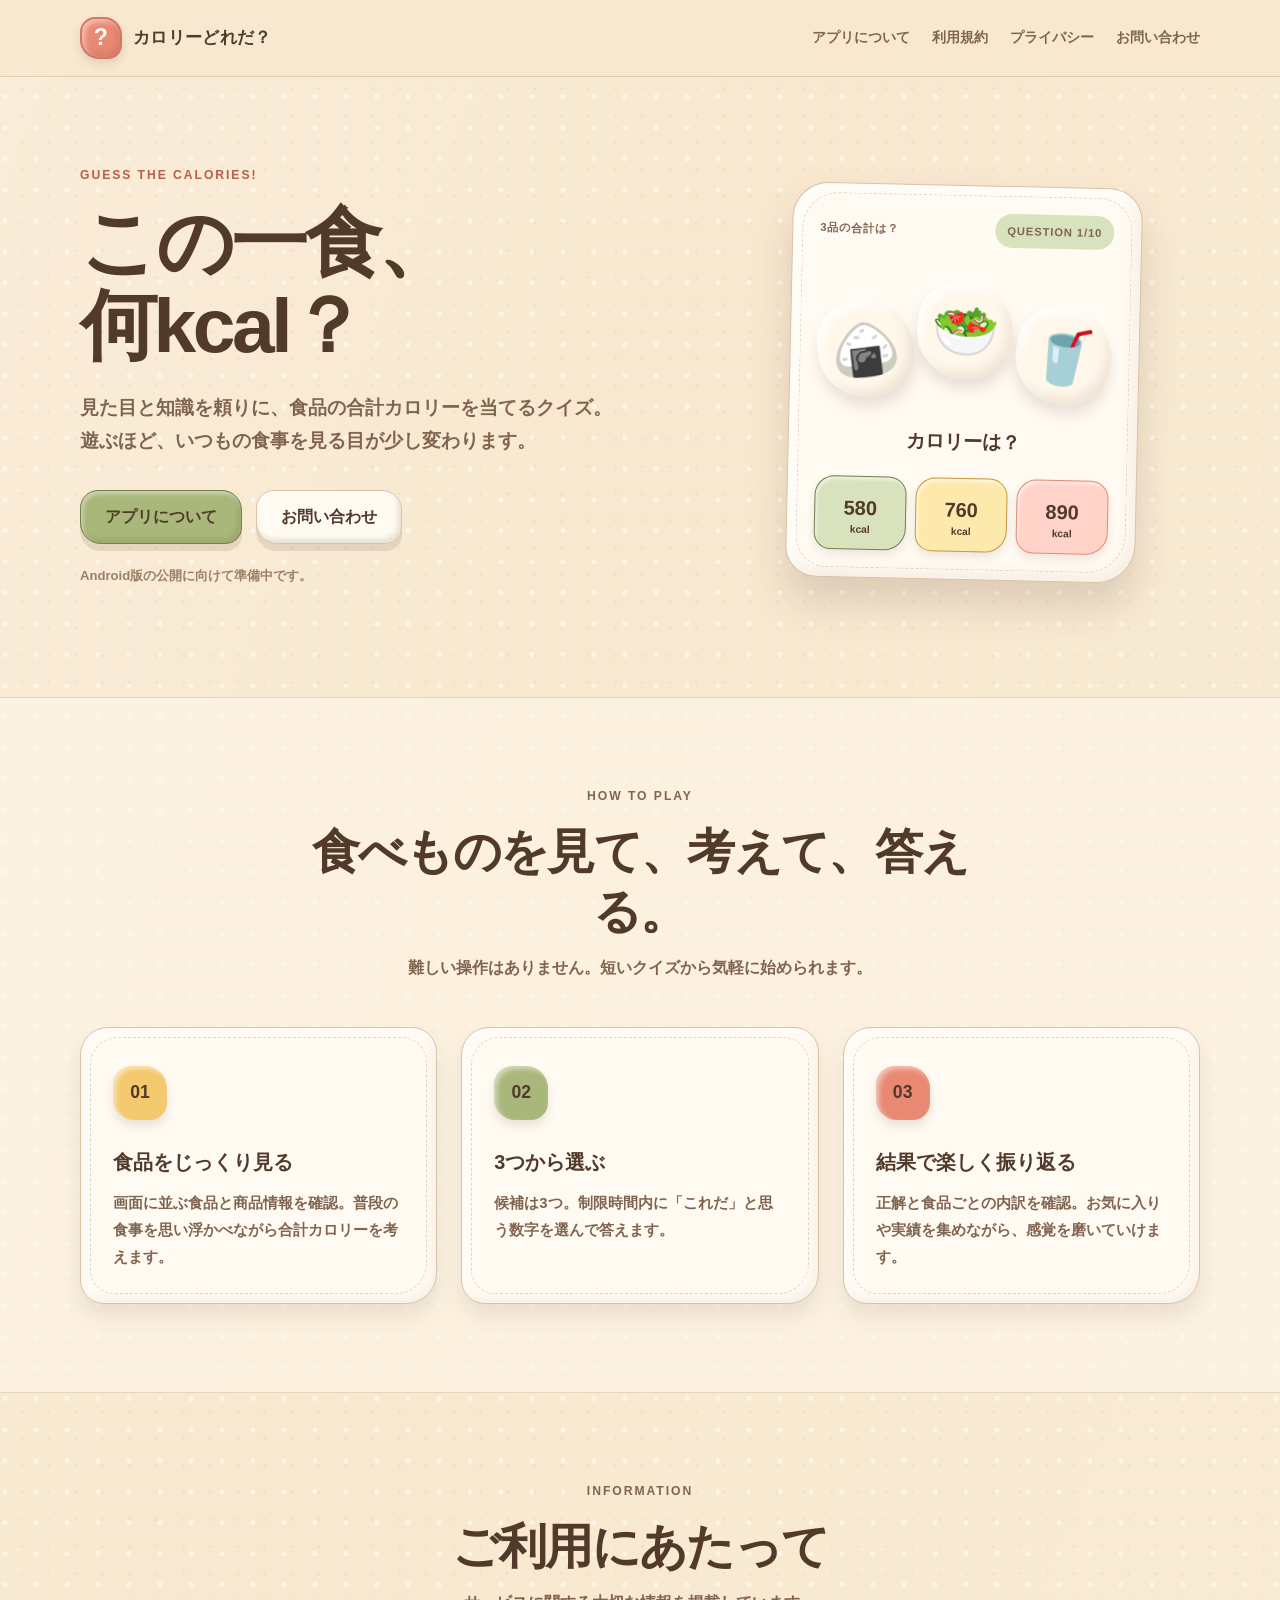
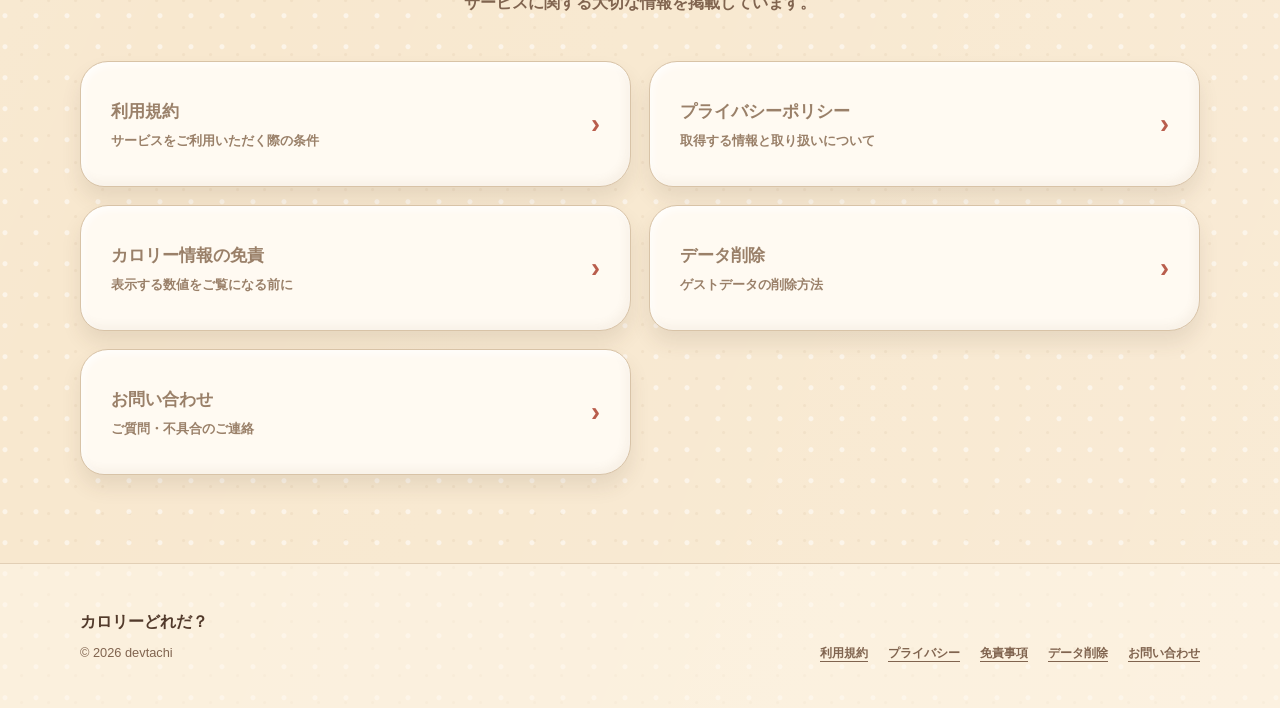
<file: index.html>
<!doctype html>
<html lang="ja">
<head>
  <meta charset="utf-8">
  <meta name="viewport" content="width=device-width, initial-scale=1">
  <meta name="description" content="食品の合計カロリーを楽しく当てるクイズアプリ『カロリーどれだ？』の公式サイトです。">
  <meta name="theme-color" content="#F8E8CF">
  <title>カロリーどれだ？｜公式サイト</title>
  <link rel="stylesheet" href="styles.css">
</head>
<body>
  <a class="skip-link" href="#main">本文へ移動</a>
  <header class="site-header">
    <div class="header-inner">
      <a class="brand" href="index.html" aria-label="カロリーどれだ？ トップページ">
        <span class="brand-mark" aria-hidden="true">?</span>
        <span>カロリーどれだ？</span>
      </a>
      <nav class="site-nav" aria-label="メインナビゲーション">
        <a href="#about">アプリについて</a>
        <a href="terms.html">利用規約</a>
        <a href="privacy.html">プライバシー</a>
        <a href="support.html">お問い合わせ</a>
      </nav>
    </div>
  </header>

  <main id="main">
    <section class="hero">
      <div class="section-inner hero-grid">
        <div class="hero-copy">
          <p class="eyebrow">Guess the calories!</p>
          <h1>この一食、<br>何kcal？</h1>
          <p class="hero-lead">見た目と知識を頼りに、食品の合計カロリーを当てるクイズ。遊ぶほど、いつもの食事を見る目が少し変わります。</p>
          <div class="button-row">
            <a class="button button-primary" href="#about">アプリについて</a>
            <a class="button button-secondary" href="support.html">お問い合わせ</a>
          </div>
          <p class="release-note">Android版の公開に向けて準備中です。</p>
        </div>

        <div class="quiz-preview" aria-label="クイズ画面のイメージ">
          <div class="quiz-top">
            <span class="quiz-label">3品の合計は？</span>
            <span class="quiz-count">QUESTION 1/10</span>
          </div>
          <div class="foods" aria-hidden="true">
            <span class="food">🍙</span>
            <span class="food">🥗</span>
            <span class="food">🥤</span>
          </div>
          <p class="quiz-question">カロリーは？</p>
          <div class="choices" aria-hidden="true">
            <span class="choice">580<small>kcal</small></span>
            <span class="choice">760<small>kcal</small></span>
            <span class="choice">890<small>kcal</small></span>
          </div>
        </div>
      </div>
    </section>

    <section class="section section-tint" id="about">
      <div class="section-inner">
        <div class="section-heading">
          <p class="eyebrow">How to play</p>
          <h2>食べものを見て、考えて、答える。</h2>
          <p>難しい操作はありません。短いクイズから気軽に始められます。</p>
        </div>
        <div class="card-grid">
          <article class="clay-card">
            <span class="card-number">01</span>
            <h3>食品をじっくり見る</h3>
            <p>画面に並ぶ食品と商品情報を確認。普段の食事を思い浮かべながら合計カロリーを考えます。</p>
          </article>
          <article class="clay-card">
            <span class="card-number">02</span>
            <h3>3つから選ぶ</h3>
            <p>候補は3つ。制限時間内に「これだ」と思う数字を選んで答えます。</p>
          </article>
          <article class="clay-card">
            <span class="card-number">03</span>
            <h3>結果で楽しく振り返る</h3>
            <p>正解と食品ごとの内訳を確認。お気に入りや実績を集めながら、感覚を磨いていけます。</p>
          </article>
        </div>
      </div>
    </section>

    <section class="section">
      <div class="section-inner">
        <div class="section-heading">
          <p class="eyebrow">Information</p>
          <h2>ご利用にあたって</h2>
          <p>サービスに関する大切な情報を掲載しています。</p>
        </div>
        <div class="info-grid">
          <a class="info-link" href="terms.html"><span><strong>利用規約</strong>サービスをご利用いただく際の条件</span><span class="info-arrow" aria-hidden="true">›</span></a>
          <a class="info-link" href="privacy.html"><span><strong>プライバシーポリシー</strong>取得する情報と取り扱いについて</span><span class="info-arrow" aria-hidden="true">›</span></a>
          <a class="info-link" href="disclaimer.html"><span><strong>カロリー情報の免責</strong>表示する数値をご覧になる前に</span><span class="info-arrow" aria-hidden="true">›</span></a>
          <a class="info-link" href="data-deletion.html"><span><strong>データ削除</strong>ゲストデータの削除方法</span><span class="info-arrow" aria-hidden="true">›</span></a>
          <a class="info-link" href="support.html"><span><strong>お問い合わせ</strong>ご質問・不具合のご連絡</span><span class="info-arrow" aria-hidden="true">›</span></a>
        </div>
      </div>
    </section>
  </main>

  <footer class="site-footer">
    <div class="footer-inner">
      <div><p class="footer-name">カロリーどれだ？</p><p class="copyright">© 2026 devtachi</p></div>
      <nav class="footer-nav" aria-label="フッターナビゲーション">
        <a href="terms.html">利用規約</a><a href="privacy.html">プライバシー</a><a href="disclaimer.html">免責事項</a><a href="data-deletion.html">データ削除</a><a href="support.html">お問い合わせ</a>
      </nav>
    </div>
  </footer>
</body>
</html>
</file>
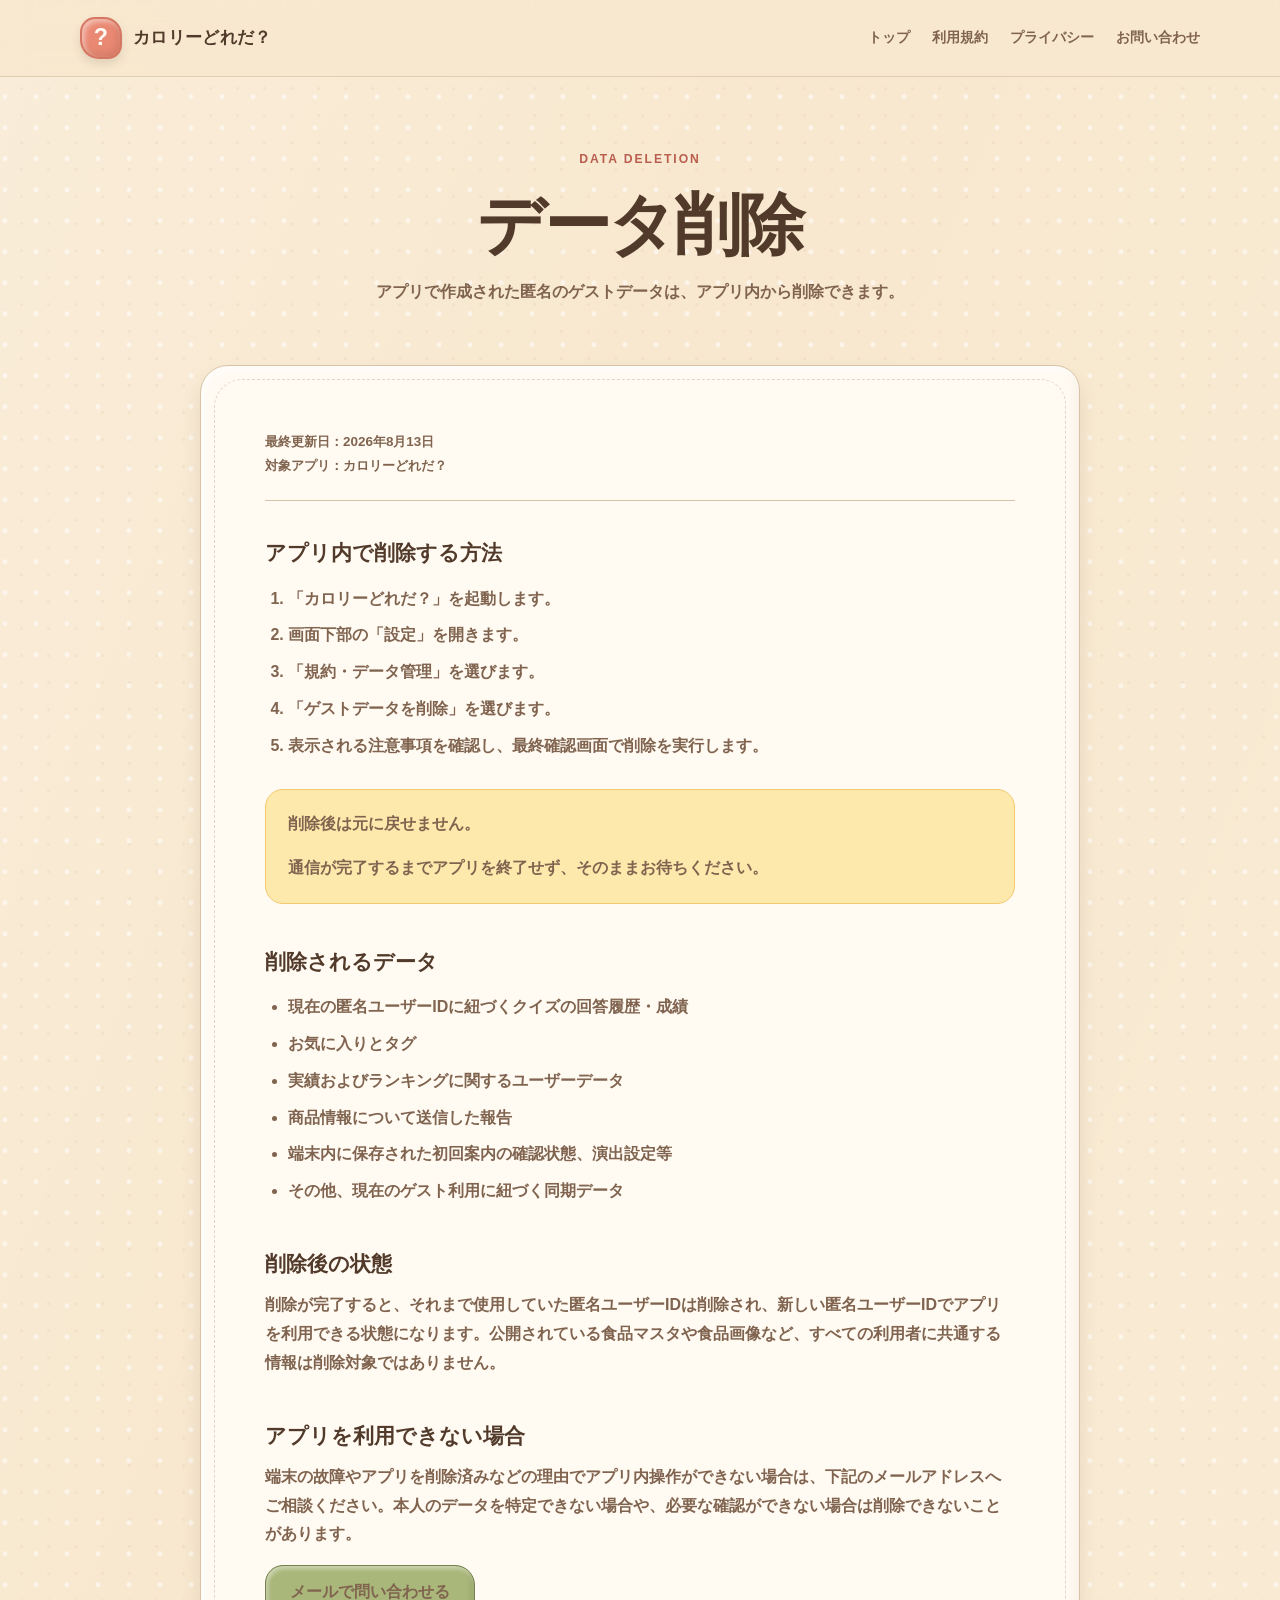
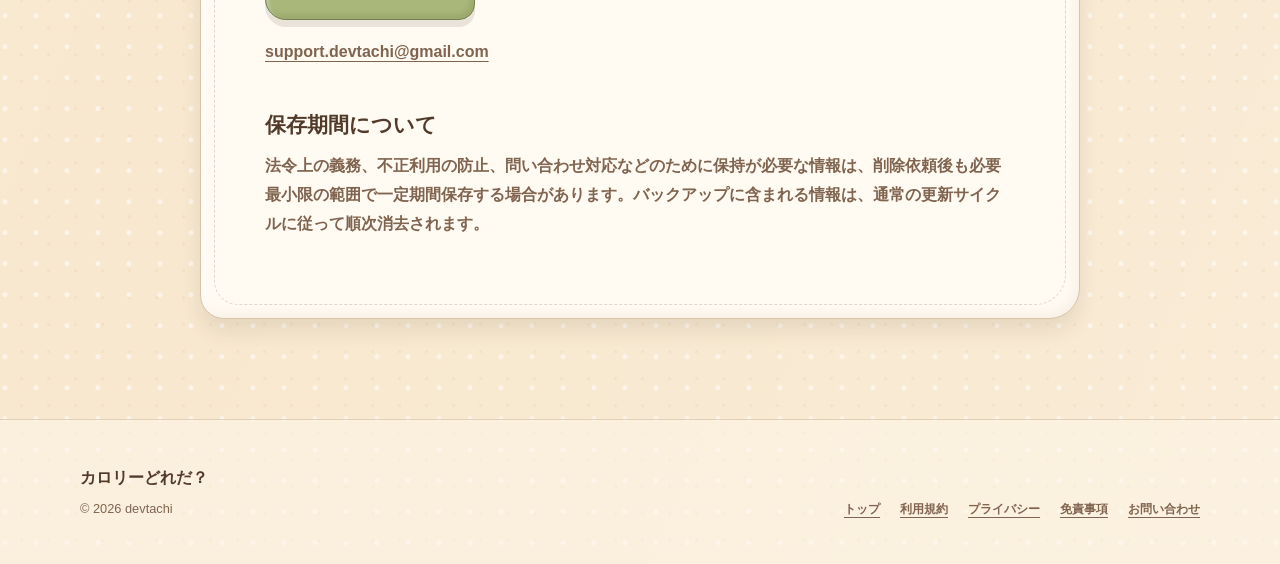
<file: data-deletion.html>
<!doctype html>
<html lang="ja">
<head>
  <meta charset="utf-8"><meta name="viewport" content="width=device-width, initial-scale=1">
  <meta name="description" content="カロリーどれだ？に保存されたゲストデータの削除方法です。"><meta name="theme-color" content="#F8E8CF">
  <title>データ削除｜カロリーどれだ？</title><link rel="stylesheet" href="styles.css">
</head>
<body>
  <a class="skip-link" href="#main">本文へ移動</a>
  <header class="site-header"><div class="header-inner"><a class="brand" href="index.html"><span class="brand-mark" aria-hidden="true">?</span><span>カロリーどれだ？</span></a><nav class="site-nav" aria-label="メインナビゲーション"><a href="index.html">トップ</a><a href="terms.html">利用規約</a><a href="privacy.html">プライバシー</a><a href="support.html">お問い合わせ</a></nav></div></header>
  <main id="main">
    <header class="page-hero section-inner"><p class="eyebrow">Data Deletion</p><h1>データ削除</h1><p>アプリで作成された匿名のゲストデータは、アプリ内から削除できます。</p></header>
    <div class="document-wrap"><article class="document-card">
      <p class="document-meta">最終更新日：2026年8月13日<br>対象アプリ：カロリーどれだ？</p>
      <section><h2>アプリ内で削除する方法</h2><ol><li>「カロリーどれだ？」を起動します。</li><li>画面下部の「設定」を開きます。</li><li>「規約・データ管理」を選びます。</li><li>「ゲストデータを削除」を選びます。</li><li>表示される注意事項を確認し、最終確認画面で削除を実行します。</li></ol><div class="notice"><p><strong>削除後は元に戻せません。</strong></p><p>通信が完了するまでアプリを終了せず、そのままお待ちください。</p></div></section>
      <section><h2>削除されるデータ</h2><ul><li>現在の匿名ユーザーIDに紐づくクイズの回答履歴・成績</li><li>お気に入りとタグ</li><li>実績およびランキングに関するユーザーデータ</li><li>商品情報について送信した報告</li><li>端末内に保存された初回案内の確認状態、演出設定等</li><li>その他、現在のゲスト利用に紐づく同期データ</li></ul></section>
      <section><h2>削除後の状態</h2><p>削除が完了すると、それまで使用していた匿名ユーザーIDは削除され、新しい匿名ユーザーIDでアプリを利用できる状態になります。公開されている食品マスタや食品画像など、すべての利用者に共通する情報は削除対象ではありません。</p></section>
      <section><h2>アプリを利用できない場合</h2><p>端末の故障やアプリを削除済みなどの理由でアプリ内操作ができない場合は、下記のメールアドレスへご相談ください。本人のデータを特定できない場合や、必要な確認ができない場合は削除できないことがあります。</p><p class="contact-button"><a class="button button-primary" href="mailto:support.devtachi@gmail.com?subject=%E3%80%90%E3%83%87%E3%83%BC%E3%82%BF%E5%89%8A%E9%99%A4%E3%80%91%E3%82%AB%E3%83%AD%E3%83%AA%E3%83%BC%E3%81%A9%E3%82%8C%E3%81%A0%EF%BC%9F">メールで問い合わせる</a></p><p><a href="mailto:support.devtachi@gmail.com">support.devtachi@gmail.com</a></p></section>
      <section><h2>保存期間について</h2><p>法令上の義務、不正利用の防止、問い合わせ対応などのために保持が必要な情報は、削除依頼後も必要最小限の範囲で一定期間保存する場合があります。バックアップに含まれる情報は、通常の更新サイクルに従って順次消去されます。</p></section>
    </article></div>
  </main>
  <footer class="site-footer"><div class="footer-inner"><div><p class="footer-name">カロリーどれだ？</p><p class="copyright">© 2026 devtachi</p></div><nav class="footer-nav" aria-label="フッターナビゲーション"><a href="index.html">トップ</a><a href="terms.html">利用規約</a><a href="privacy.html">プライバシー</a><a href="disclaimer.html">免責事項</a><a href="support.html">お問い合わせ</a></nav></div></footer>
</body></html>
</file>
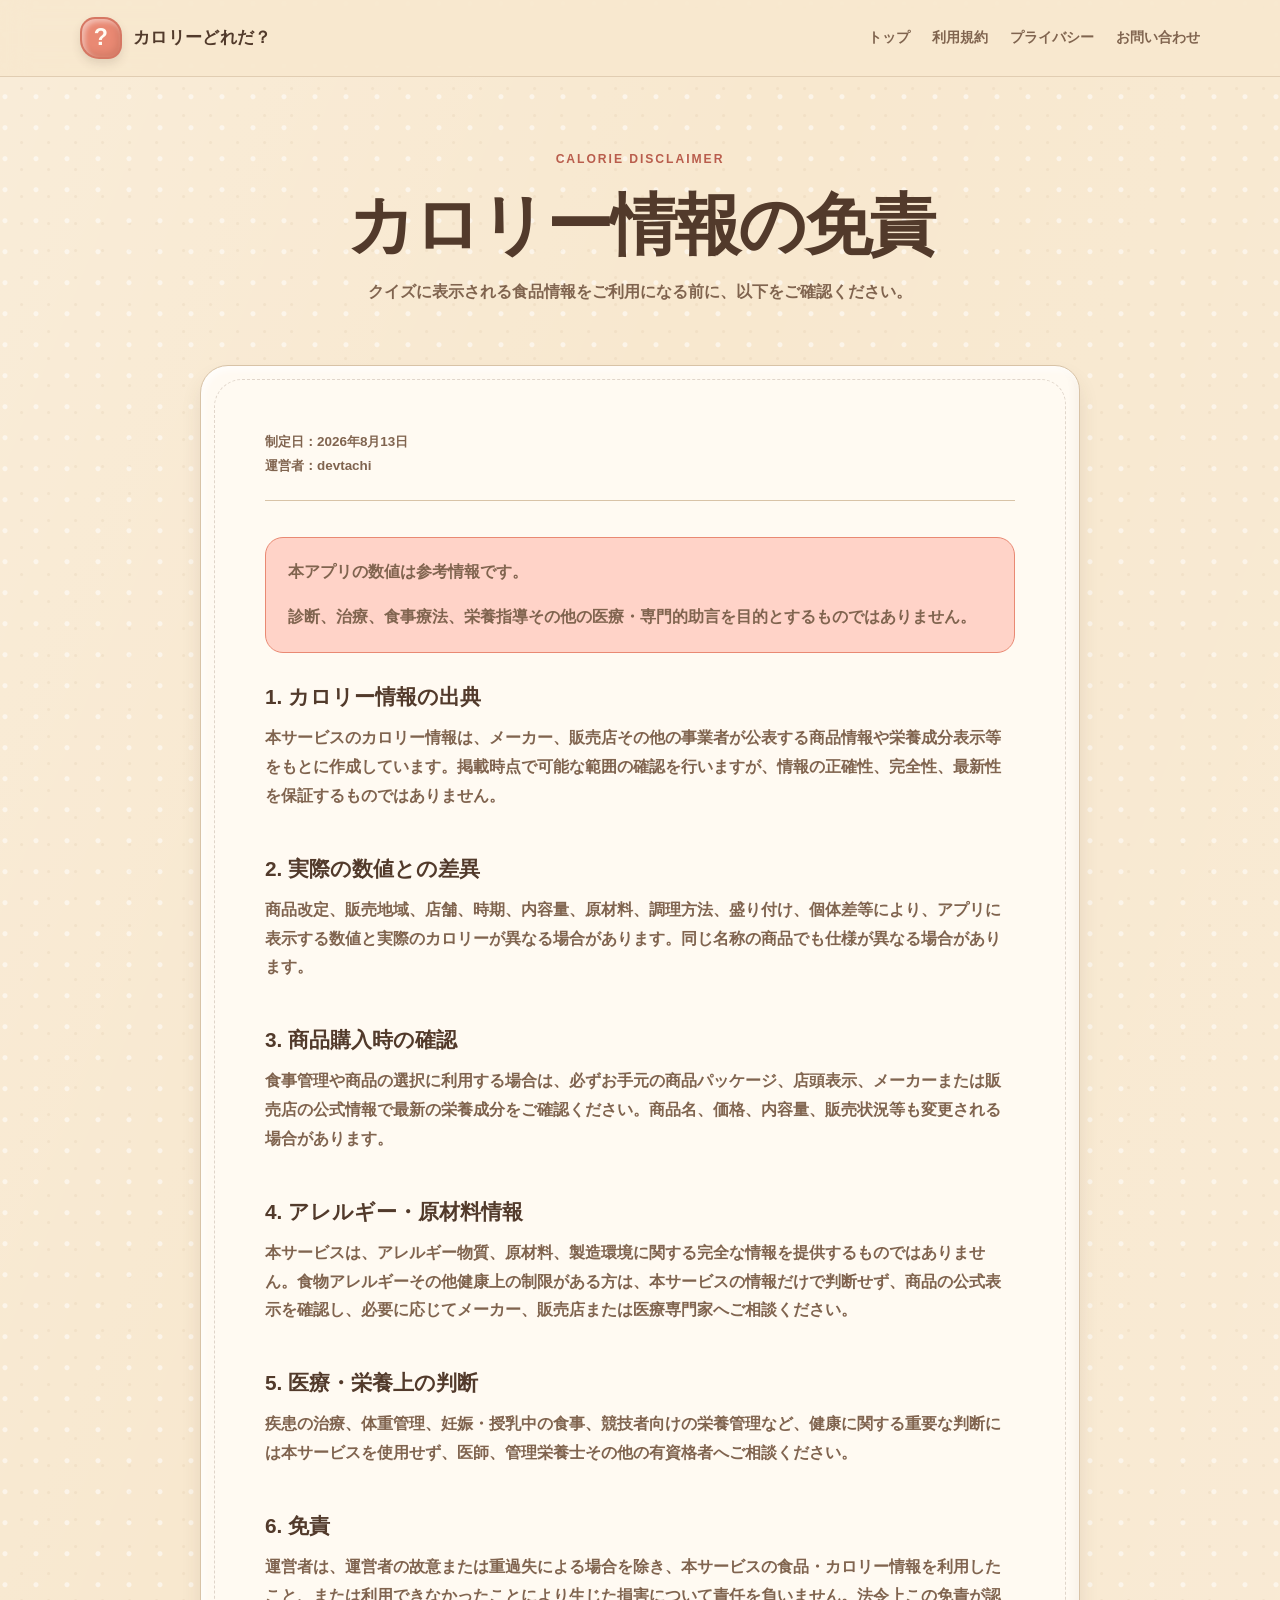
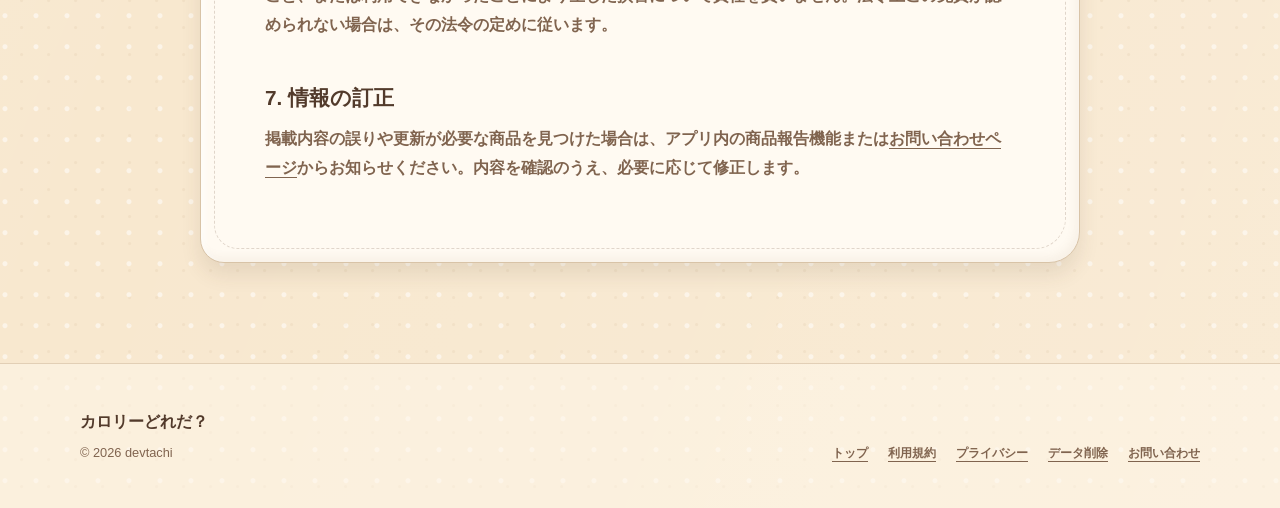
<file: disclaimer.html>
<!doctype html>
<html lang="ja">
<head>
  <meta charset="utf-8"><meta name="viewport" content="width=device-width, initial-scale=1">
  <meta name="description" content="カロリーどれだ？に掲載するカロリー情報の免責事項です。"><meta name="theme-color" content="#F8E8CF">
  <title>カロリー情報の免責｜カロリーどれだ？</title><link rel="stylesheet" href="styles.css">
</head>
<body>
  <a class="skip-link" href="#main">本文へ移動</a>
  <header class="site-header"><div class="header-inner"><a class="brand" href="index.html"><span class="brand-mark" aria-hidden="true">?</span><span>カロリーどれだ？</span></a><nav class="site-nav" aria-label="メインナビゲーション"><a href="index.html">トップ</a><a href="terms.html">利用規約</a><a href="privacy.html">プライバシー</a><a href="support.html">お問い合わせ</a></nav></div></header>
  <main id="main">
    <header class="page-hero section-inner"><p class="eyebrow">Calorie Disclaimer</p><h1>カロリー情報の免責</h1><p>クイズに表示される食品情報をご利用になる前に、以下をご確認ください。</p></header>
    <div class="document-wrap"><article class="document-card">
      <p class="document-meta">制定日：2026年8月13日<br>運営者：devtachi</p>
      <div class="notice coral"><p><strong>本アプリの数値は参考情報です。</strong></p><p>診断、治療、食事療法、栄養指導その他の医療・専門的助言を目的とするものではありません。</p></div>
      <section><h2>1. カロリー情報の出典</h2><p>本サービスのカロリー情報は、メーカー、販売店その他の事業者が公表する商品情報や栄養成分表示等をもとに作成しています。掲載時点で可能な範囲の確認を行いますが、情報の正確性、完全性、最新性を保証するものではありません。</p></section>
      <section><h2>2. 実際の数値との差異</h2><p>商品改定、販売地域、店舗、時期、内容量、原材料、調理方法、盛り付け、個体差等により、アプリに表示する数値と実際のカロリーが異なる場合があります。同じ名称の商品でも仕様が異なる場合があります。</p></section>
      <section><h2>3. 商品購入時の確認</h2><p>食事管理や商品の選択に利用する場合は、必ずお手元の商品パッケージ、店頭表示、メーカーまたは販売店の公式情報で最新の栄養成分をご確認ください。商品名、価格、内容量、販売状況等も変更される場合があります。</p></section>
      <section><h2>4. アレルギー・原材料情報</h2><p>本サービスは、アレルギー物質、原材料、製造環境に関する完全な情報を提供するものではありません。食物アレルギーその他健康上の制限がある方は、本サービスの情報だけで判断せず、商品の公式表示を確認し、必要に応じてメーカー、販売店または医療専門家へご相談ください。</p></section>
      <section><h2>5. 医療・栄養上の判断</h2><p>疾患の治療、体重管理、妊娠・授乳中の食事、競技者向けの栄養管理など、健康に関する重要な判断には本サービスを使用せず、医師、管理栄養士その他の有資格者へご相談ください。</p></section>
      <section><h2>6. 免責</h2><p>運営者は、運営者の故意または重過失による場合を除き、本サービスの食品・カロリー情報を利用したこと、または利用できなかったことにより生じた損害について責任を負いません。法令上この免責が認められない場合は、その法令の定めに従います。</p></section>
      <section><h2>7. 情報の訂正</h2><p>掲載内容の誤りや更新が必要な商品を見つけた場合は、アプリ内の商品報告機能または<a href="support.html">お問い合わせページ</a>からお知らせください。内容を確認のうえ、必要に応じて修正します。</p></section>
    </article></div>
  </main>
  <footer class="site-footer"><div class="footer-inner"><div><p class="footer-name">カロリーどれだ？</p><p class="copyright">© 2026 devtachi</p></div><nav class="footer-nav" aria-label="フッターナビゲーション"><a href="index.html">トップ</a><a href="terms.html">利用規約</a><a href="privacy.html">プライバシー</a><a href="data-deletion.html">データ削除</a><a href="support.html">お問い合わせ</a></nav></div></footer>
</body></html>
</file>
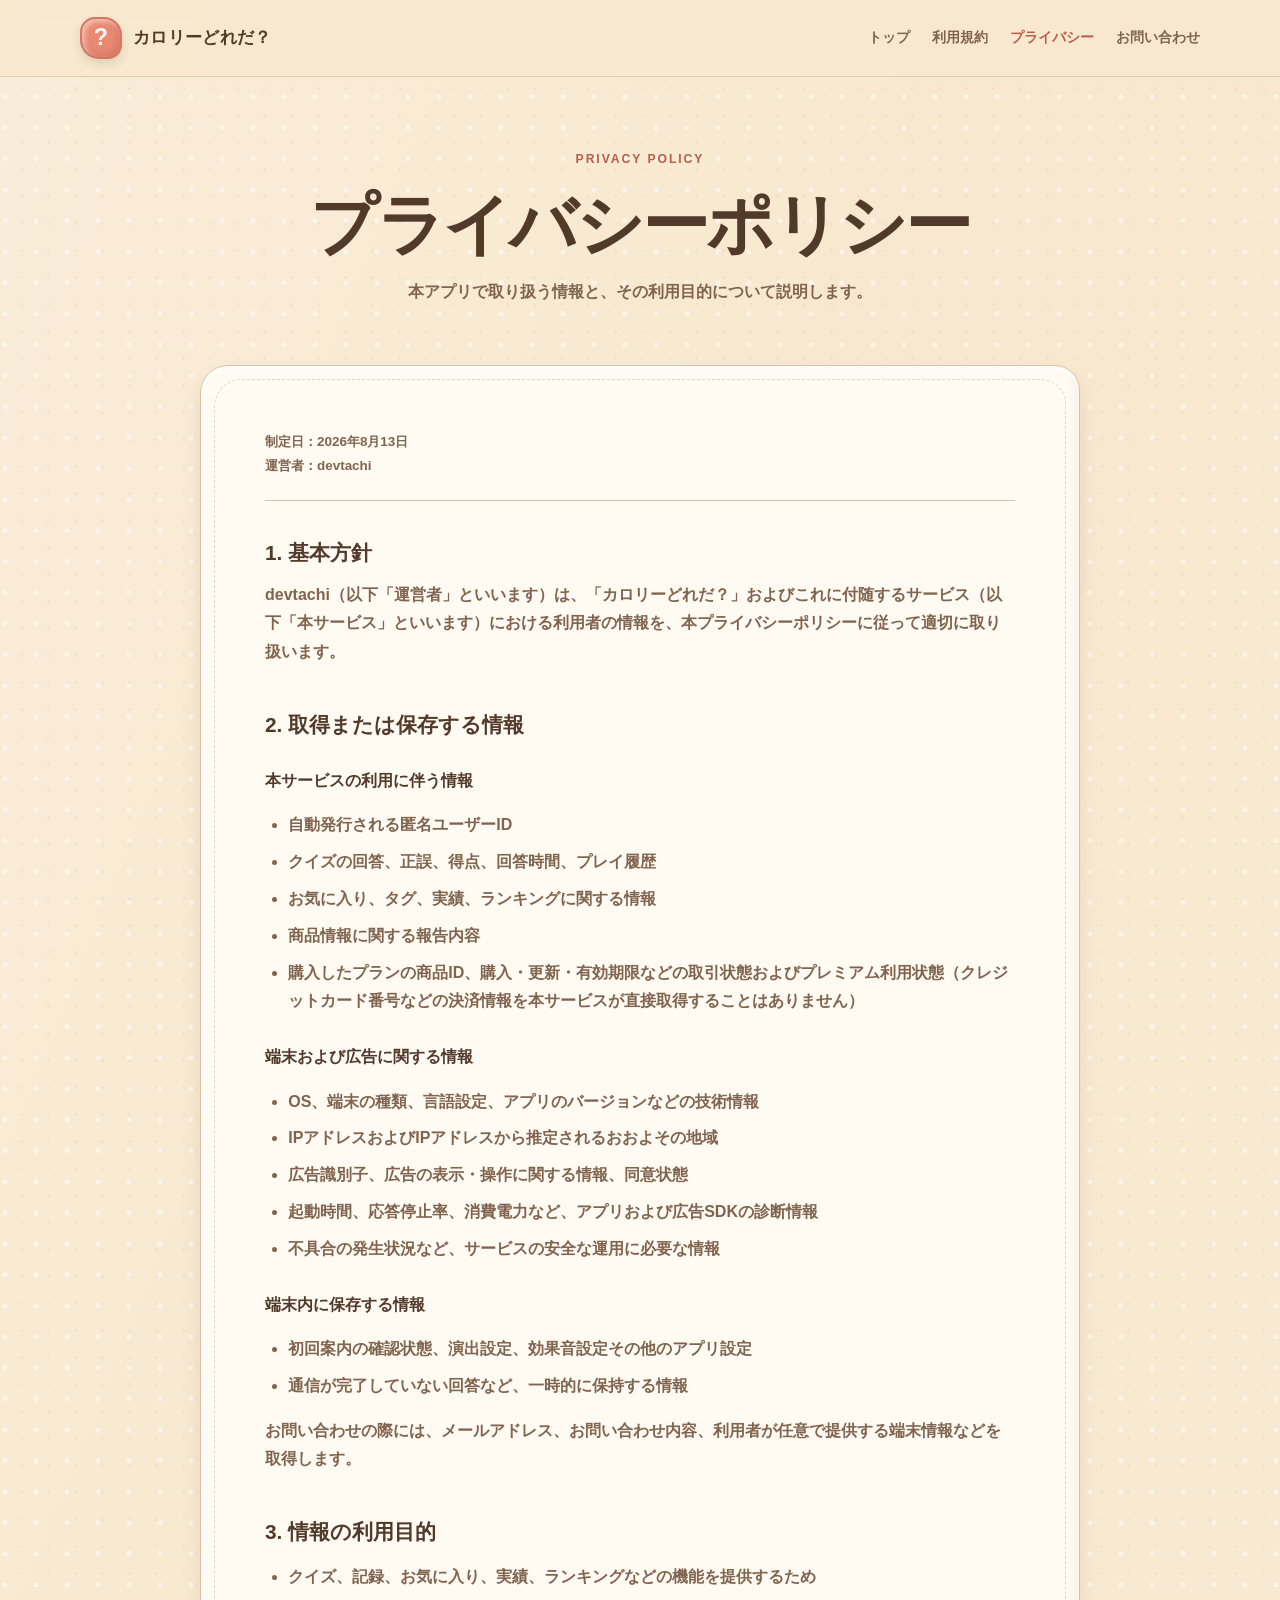
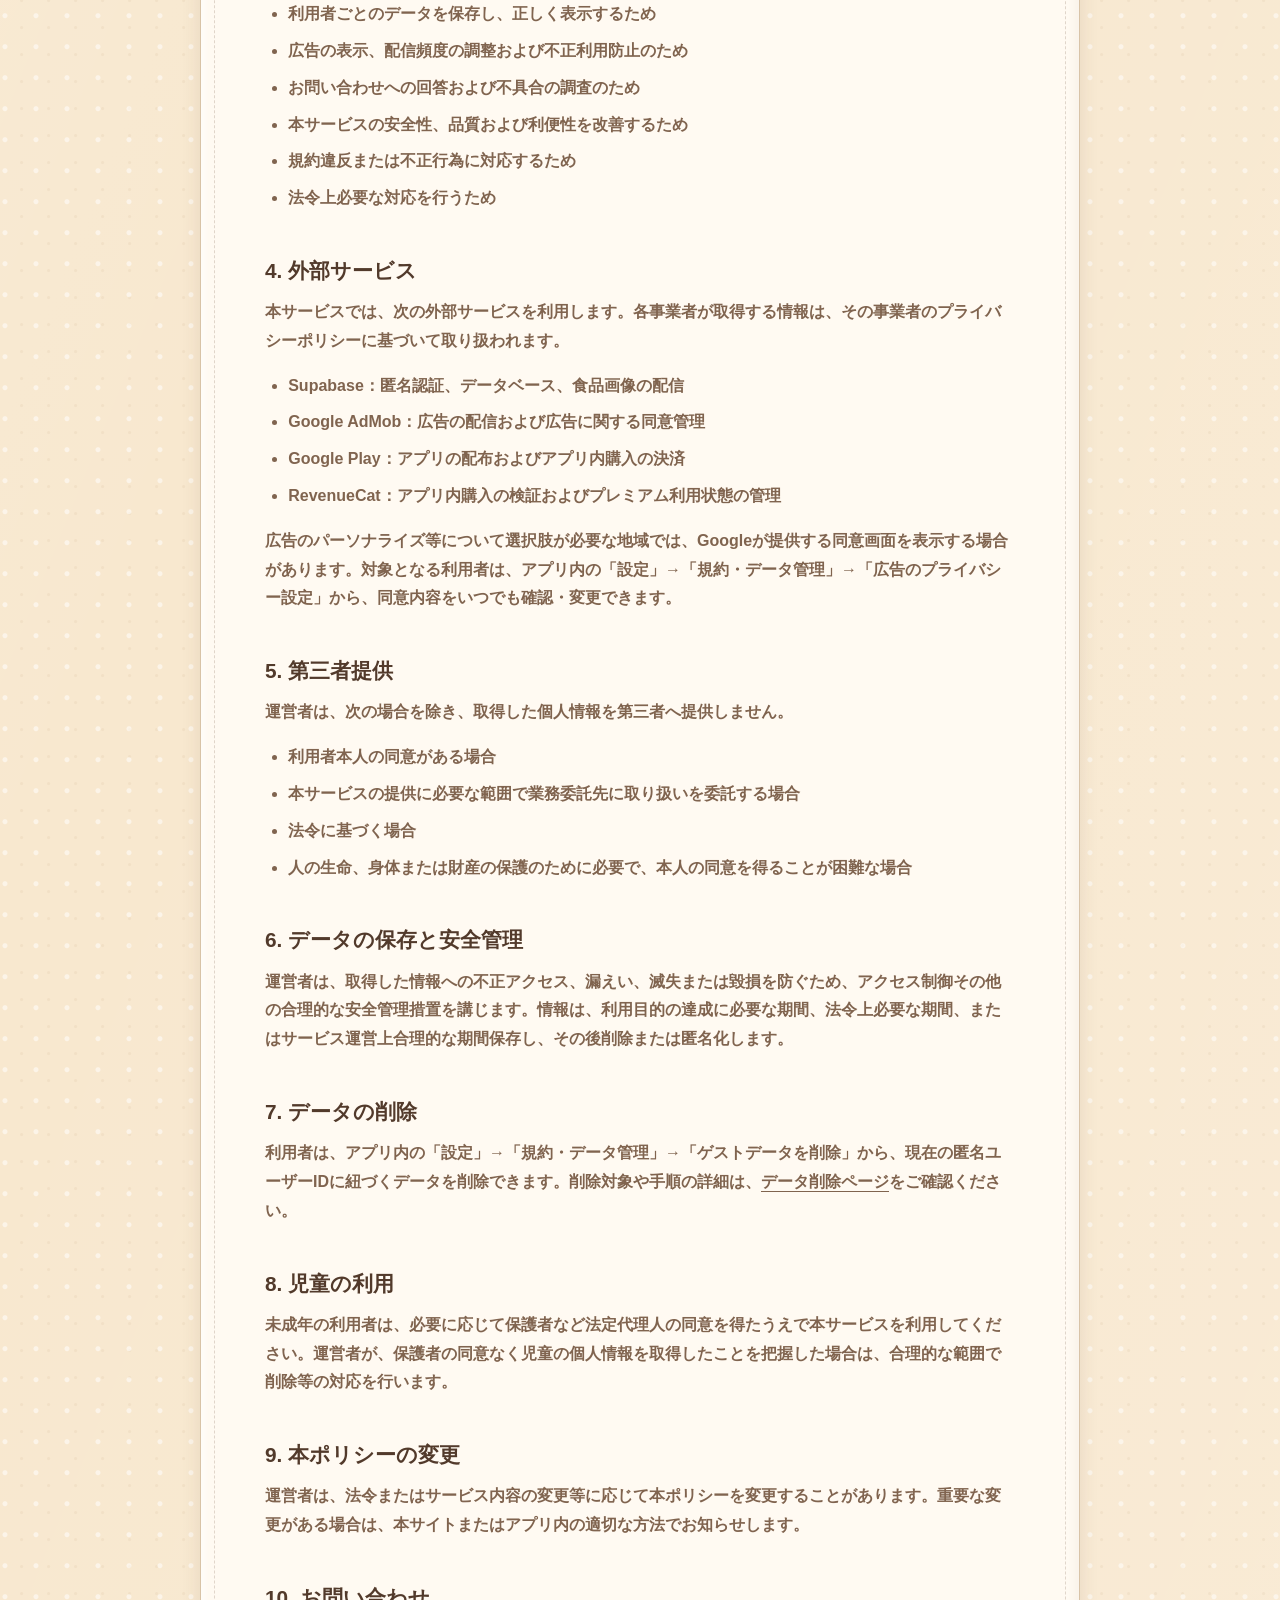
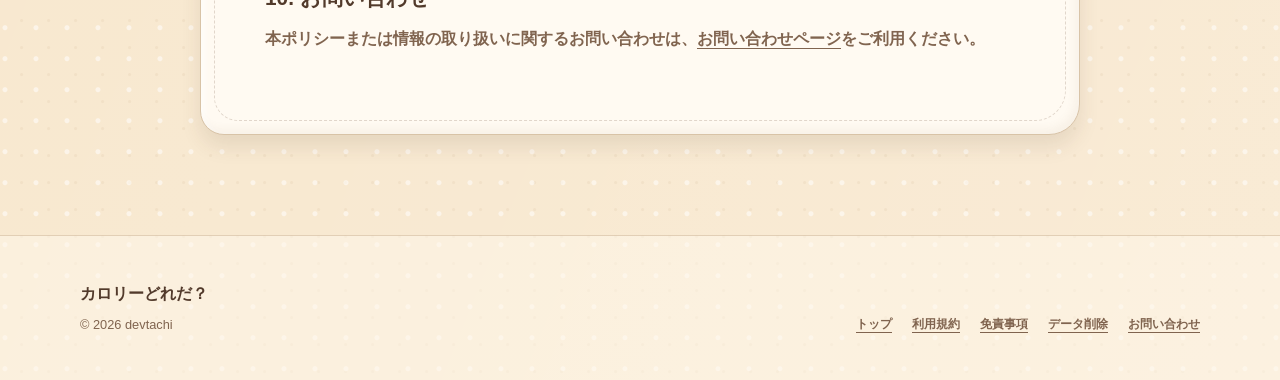
<file: privacy.html>
<!doctype html>
<html lang="ja">
<head>
  <meta charset="utf-8"><meta name="viewport" content="width=device-width, initial-scale=1">
  <meta name="description" content="カロリーどれだ？のプライバシーポリシーです。"><meta name="theme-color" content="#F8E8CF">
  <title>プライバシーポリシー｜カロリーどれだ？</title><link rel="stylesheet" href="styles.css">
</head>
<body>
  <a class="skip-link" href="#main">本文へ移動</a>
  <header class="site-header"><div class="header-inner"><a class="brand" href="index.html"><span class="brand-mark" aria-hidden="true">?</span><span>カロリーどれだ？</span></a><nav class="site-nav" aria-label="メインナビゲーション"><a href="index.html">トップ</a><a href="terms.html">利用規約</a><a href="privacy.html" aria-current="page">プライバシー</a><a href="support.html">お問い合わせ</a></nav></div></header>
  <main id="main">
    <header class="page-hero section-inner"><p class="eyebrow">Privacy Policy</p><h1>プライバシーポリシー</h1><p>本アプリで取り扱う情報と、その利用目的について説明します。</p></header>
    <div class="document-wrap"><article class="document-card">
      <p class="document-meta">制定日：2026年8月13日<br>運営者：devtachi</p>
      <section><h2>1. 基本方針</h2><p>devtachi（以下「運営者」といいます）は、「カロリーどれだ？」およびこれに付随するサービス（以下「本サービス」といいます）における利用者の情報を、本プライバシーポリシーに従って適切に取り扱います。</p></section>
      <section><h2>2. 取得または保存する情報</h2><h3>本サービスの利用に伴う情報</h3><ul><li>自動発行される匿名ユーザーID</li><li>クイズの回答、正誤、得点、回答時間、プレイ履歴</li><li>お気に入り、タグ、実績、ランキングに関する情報</li><li>商品情報に関する報告内容</li><li>購入したプランの商品ID、購入・更新・有効期限などの取引状態およびプレミアム利用状態（クレジットカード番号などの決済情報を本サービスが直接取得することはありません）</li></ul><h3>端末および広告に関する情報</h3><ul><li>OS、端末の種類、言語設定、アプリのバージョンなどの技術情報</li><li>IPアドレスおよびIPアドレスから推定されるおおよその地域</li><li>広告識別子、広告の表示・操作に関する情報、同意状態</li><li>起動時間、応答停止率、消費電力など、アプリおよび広告SDKの診断情報</li><li>不具合の発生状況など、サービスの安全な運用に必要な情報</li></ul><h3>端末内に保存する情報</h3><ul><li>初回案内の確認状態、演出設定、効果音設定その他のアプリ設定</li><li>通信が完了していない回答など、一時的に保持する情報</li></ul><p>お問い合わせの際には、メールアドレス、お問い合わせ内容、利用者が任意で提供する端末情報などを取得します。</p></section>
      <section><h2>3. 情報の利用目的</h2><ul><li>クイズ、記録、お気に入り、実績、ランキングなどの機能を提供するため</li><li>利用者ごとのデータを保存し、正しく表示するため</li><li>広告の表示、配信頻度の調整および不正利用防止のため</li><li>お問い合わせへの回答および不具合の調査のため</li><li>本サービスの安全性、品質および利便性を改善するため</li><li>規約違反または不正行為に対応するため</li><li>法令上必要な対応を行うため</li></ul></section>
      <section><h2>4. 外部サービス</h2><p>本サービスでは、次の外部サービスを利用します。各事業者が取得する情報は、その事業者のプライバシーポリシーに基づいて取り扱われます。</p><ul><li><strong>Supabase</strong>：匿名認証、データベース、食品画像の配信</li><li><strong>Google AdMob</strong>：広告の配信および広告に関する同意管理</li><li><strong>Google Play</strong>：アプリの配布およびアプリ内購入の決済</li><li><strong>RevenueCat</strong>：アプリ内購入の検証およびプレミアム利用状態の管理</li></ul><p>広告のパーソナライズ等について選択肢が必要な地域では、Googleが提供する同意画面を表示する場合があります。対象となる利用者は、アプリ内の「設定」→「規約・データ管理」→「広告のプライバシー設定」から、同意内容をいつでも確認・変更できます。</p></section>
      <section><h2>5. 第三者提供</h2><p>運営者は、次の場合を除き、取得した個人情報を第三者へ提供しません。</p><ul><li>利用者本人の同意がある場合</li><li>本サービスの提供に必要な範囲で業務委託先に取り扱いを委託する場合</li><li>法令に基づく場合</li><li>人の生命、身体または財産の保護のために必要で、本人の同意を得ることが困難な場合</li></ul></section>
      <section><h2>6. データの保存と安全管理</h2><p>運営者は、取得した情報への不正アクセス、漏えい、滅失または毀損を防ぐため、アクセス制御その他の合理的な安全管理措置を講じます。情報は、利用目的の達成に必要な期間、法令上必要な期間、またはサービス運営上合理的な期間保存し、その後削除または匿名化します。</p></section>
      <section><h2>7. データの削除</h2><p>利用者は、アプリ内の「設定」→「規約・データ管理」→「ゲストデータを削除」から、現在の匿名ユーザーIDに紐づくデータを削除できます。削除対象や手順の詳細は、<a href="data-deletion.html">データ削除ページ</a>をご確認ください。</p></section>
      <section><h2>8. 児童の利用</h2><p>未成年の利用者は、必要に応じて保護者など法定代理人の同意を得たうえで本サービスを利用してください。運営者が、保護者の同意なく児童の個人情報を取得したことを把握した場合は、合理的な範囲で削除等の対応を行います。</p></section>
      <section><h2>9. 本ポリシーの変更</h2><p>運営者は、法令またはサービス内容の変更等に応じて本ポリシーを変更することがあります。重要な変更がある場合は、本サイトまたはアプリ内の適切な方法でお知らせします。</p></section>
      <section><h2>10. お問い合わせ</h2><p>本ポリシーまたは情報の取り扱いに関するお問い合わせは、<a href="support.html">お問い合わせページ</a>をご利用ください。</p></section>
    </article></div>
  </main>
  <footer class="site-footer"><div class="footer-inner"><div><p class="footer-name">カロリーどれだ？</p><p class="copyright">© 2026 devtachi</p></div><nav class="footer-nav" aria-label="フッターナビゲーション"><a href="index.html">トップ</a><a href="terms.html">利用規約</a><a href="disclaimer.html">免責事項</a><a href="data-deletion.html">データ削除</a><a href="support.html">お問い合わせ</a></nav></div></footer>
</body></html>
</file>
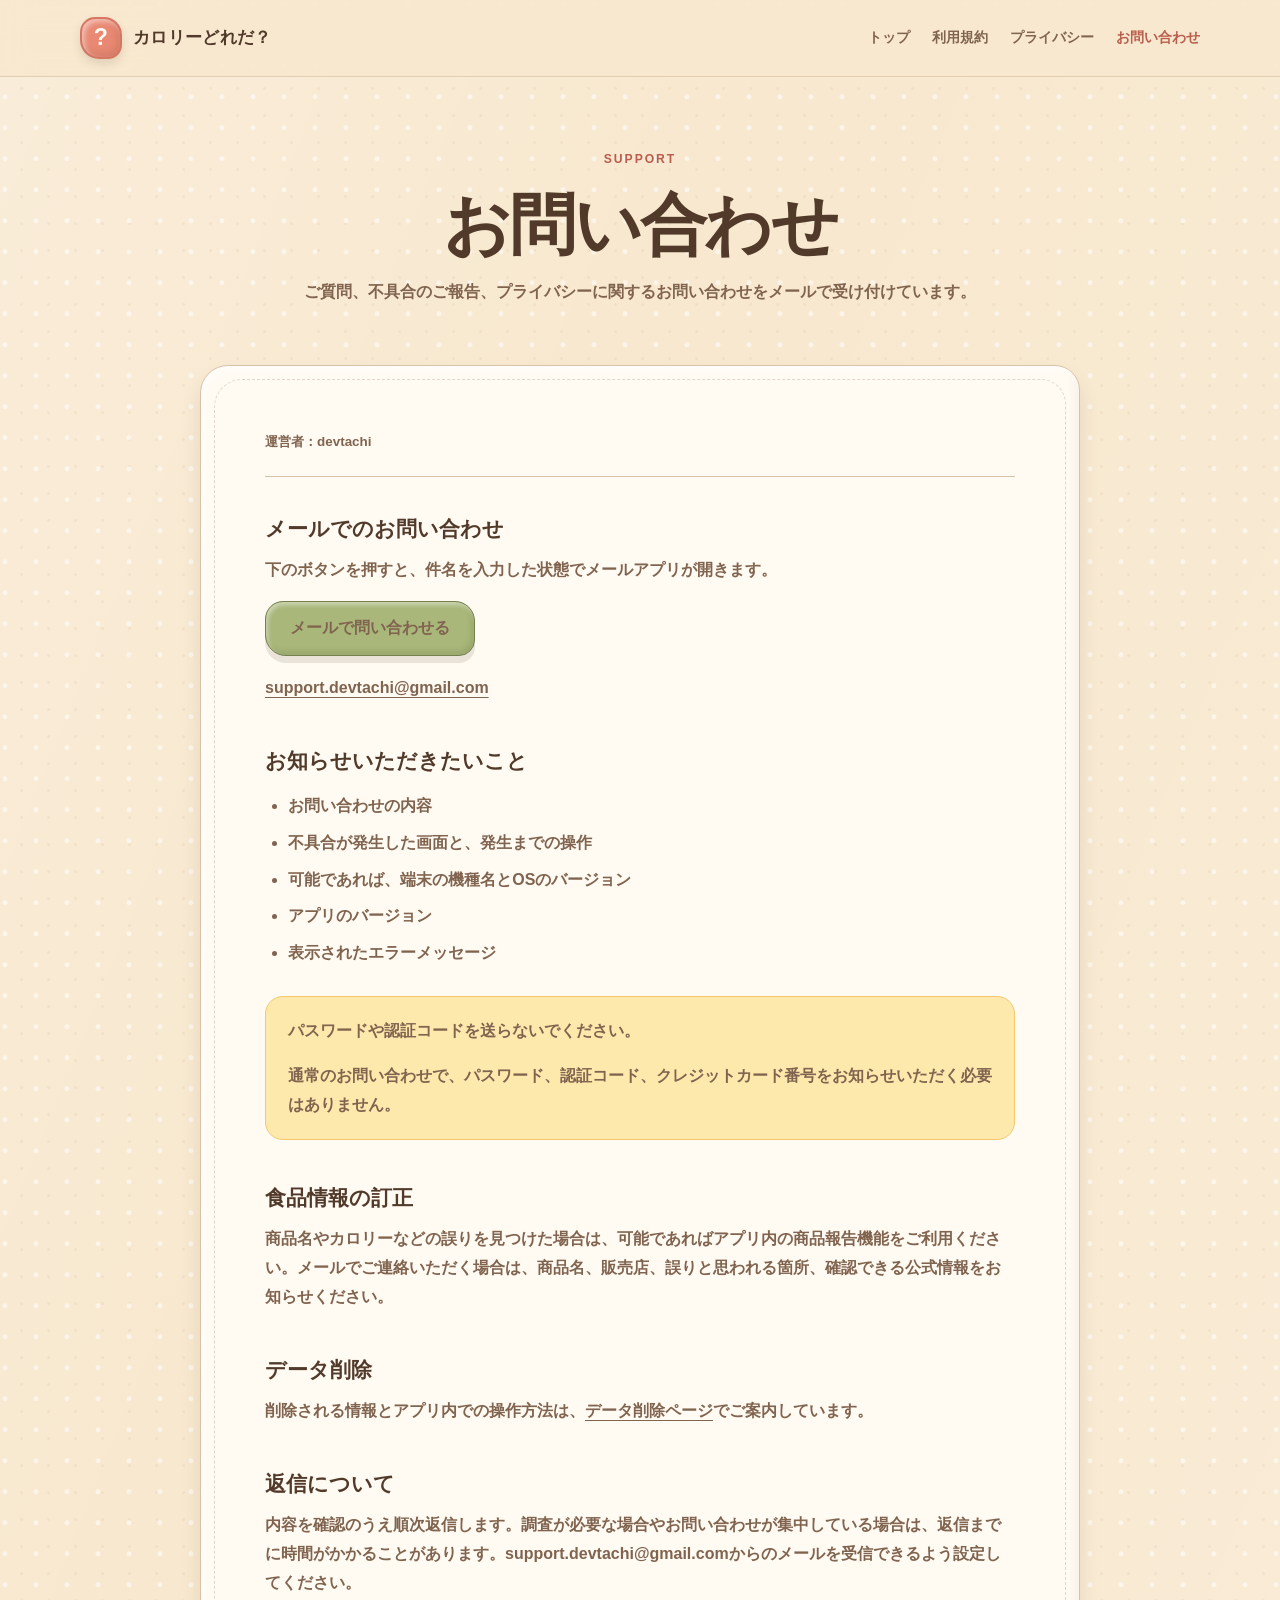
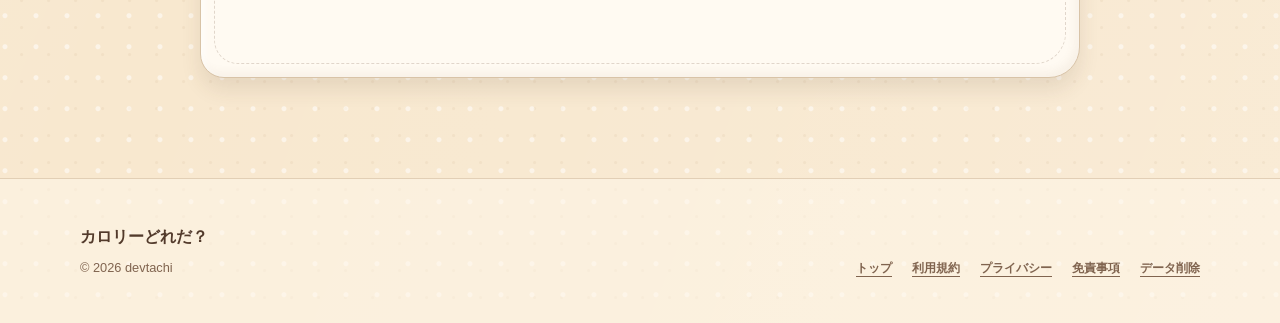
<file: support.html>
<!doctype html>
<html lang="ja">
<head>
  <meta charset="utf-8"><meta name="viewport" content="width=device-width, initial-scale=1">
  <meta name="description" content="カロリーどれだ？に関するお問い合わせ窓口です。"><meta name="theme-color" content="#F8E8CF">
  <title>お問い合わせ｜カロリーどれだ？</title><link rel="stylesheet" href="styles.css">
</head>
<body>
  <a class="skip-link" href="#main">本文へ移動</a>
  <header class="site-header"><div class="header-inner"><a class="brand" href="index.html"><span class="brand-mark" aria-hidden="true">?</span><span>カロリーどれだ？</span></a><nav class="site-nav" aria-label="メインナビゲーション"><a href="index.html">トップ</a><a href="terms.html">利用規約</a><a href="privacy.html">プライバシー</a><a href="support.html" aria-current="page">お問い合わせ</a></nav></div></header>
  <main id="main">
    <header class="page-hero section-inner"><p class="eyebrow">Support</p><h1>お問い合わせ</h1><p>ご質問、不具合のご報告、プライバシーに関するお問い合わせをメールで受け付けています。</p></header>
    <div class="document-wrap"><article class="document-card">
      <p class="document-meta">運営者：devtachi</p>
      <section><h2>メールでのお問い合わせ</h2><p>下のボタンを押すと、件名を入力した状態でメールアプリが開きます。</p><p class="contact-button"><a class="button button-primary" href="mailto:support.devtachi@gmail.com?subject=%E3%80%90%E3%81%8A%E5%95%8F%E3%81%84%E5%90%88%E3%82%8F%E3%81%9B%E3%80%91%E3%82%AB%E3%83%AD%E3%83%AA%E3%83%BC%E3%81%A9%E3%82%8C%E3%81%A0%EF%BC%9F">メールで問い合わせる</a></p><p><a href="mailto:support.devtachi@gmail.com">support.devtachi@gmail.com</a></p></section>
      <section><h2>お知らせいただきたいこと</h2><ul><li>お問い合わせの内容</li><li>不具合が発生した画面と、発生までの操作</li><li>可能であれば、端末の機種名とOSのバージョン</li><li>アプリのバージョン</li><li>表示されたエラーメッセージ</li></ul><div class="notice"><p><strong>パスワードや認証コードを送らないでください。</strong></p><p>通常のお問い合わせで、パスワード、認証コード、クレジットカード番号をお知らせいただく必要はありません。</p></div></section>
      <section><h2>食品情報の訂正</h2><p>商品名やカロリーなどの誤りを見つけた場合は、可能であればアプリ内の商品報告機能をご利用ください。メールでご連絡いただく場合は、商品名、販売店、誤りと思われる箇所、確認できる公式情報をお知らせください。</p></section>
      <section><h2>データ削除</h2><p>削除される情報とアプリ内での操作方法は、<a href="data-deletion.html">データ削除ページ</a>でご案内しています。</p></section>
      <section><h2>返信について</h2><p>内容を確認のうえ順次返信します。調査が必要な場合やお問い合わせが集中している場合は、返信までに時間がかかることがあります。<strong>support.devtachi@gmail.com</strong>からのメールを受信できるよう設定してください。</p></section>
    </article></div>
  </main>
  <footer class="site-footer"><div class="footer-inner"><div><p class="footer-name">カロリーどれだ？</p><p class="copyright">© 2026 devtachi</p></div><nav class="footer-nav" aria-label="フッターナビゲーション"><a href="index.html">トップ</a><a href="terms.html">利用規約</a><a href="privacy.html">プライバシー</a><a href="disclaimer.html">免責事項</a><a href="data-deletion.html">データ削除</a></nav></div></footer>
</body></html>
</file>
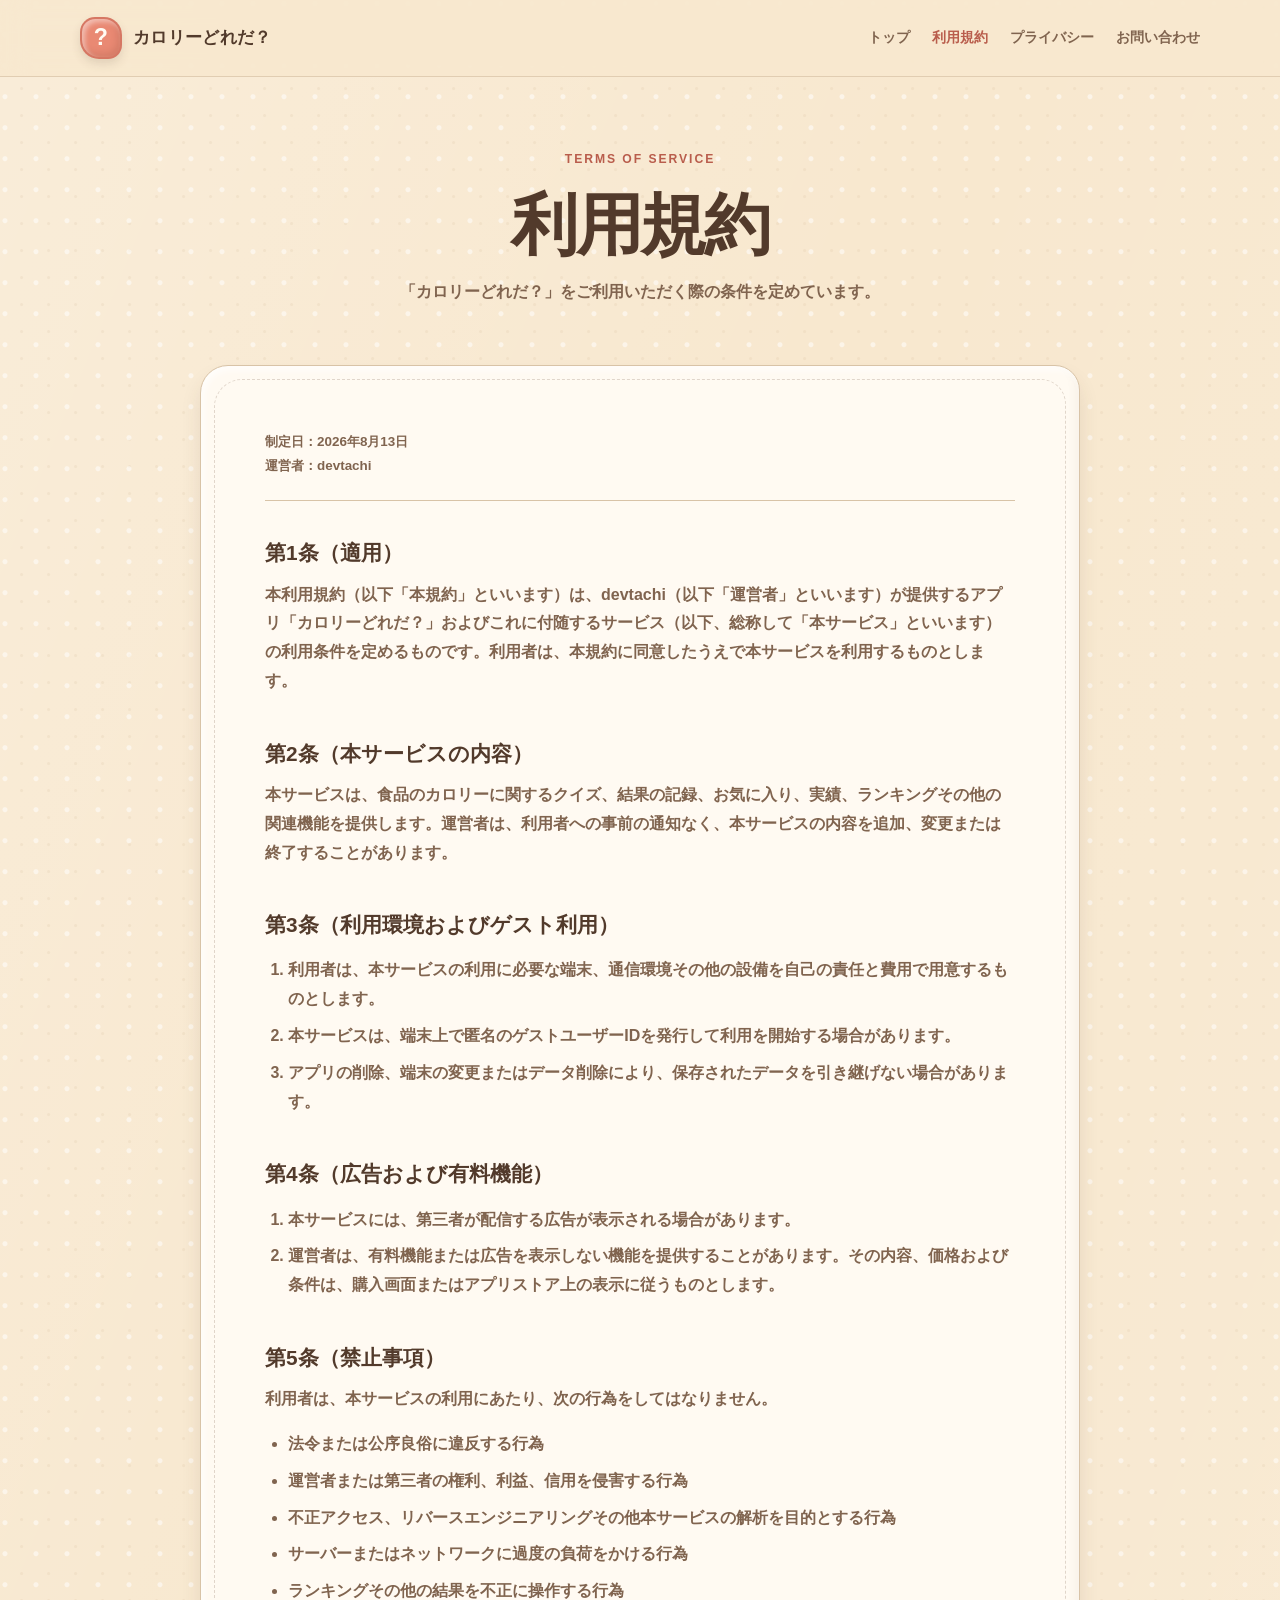
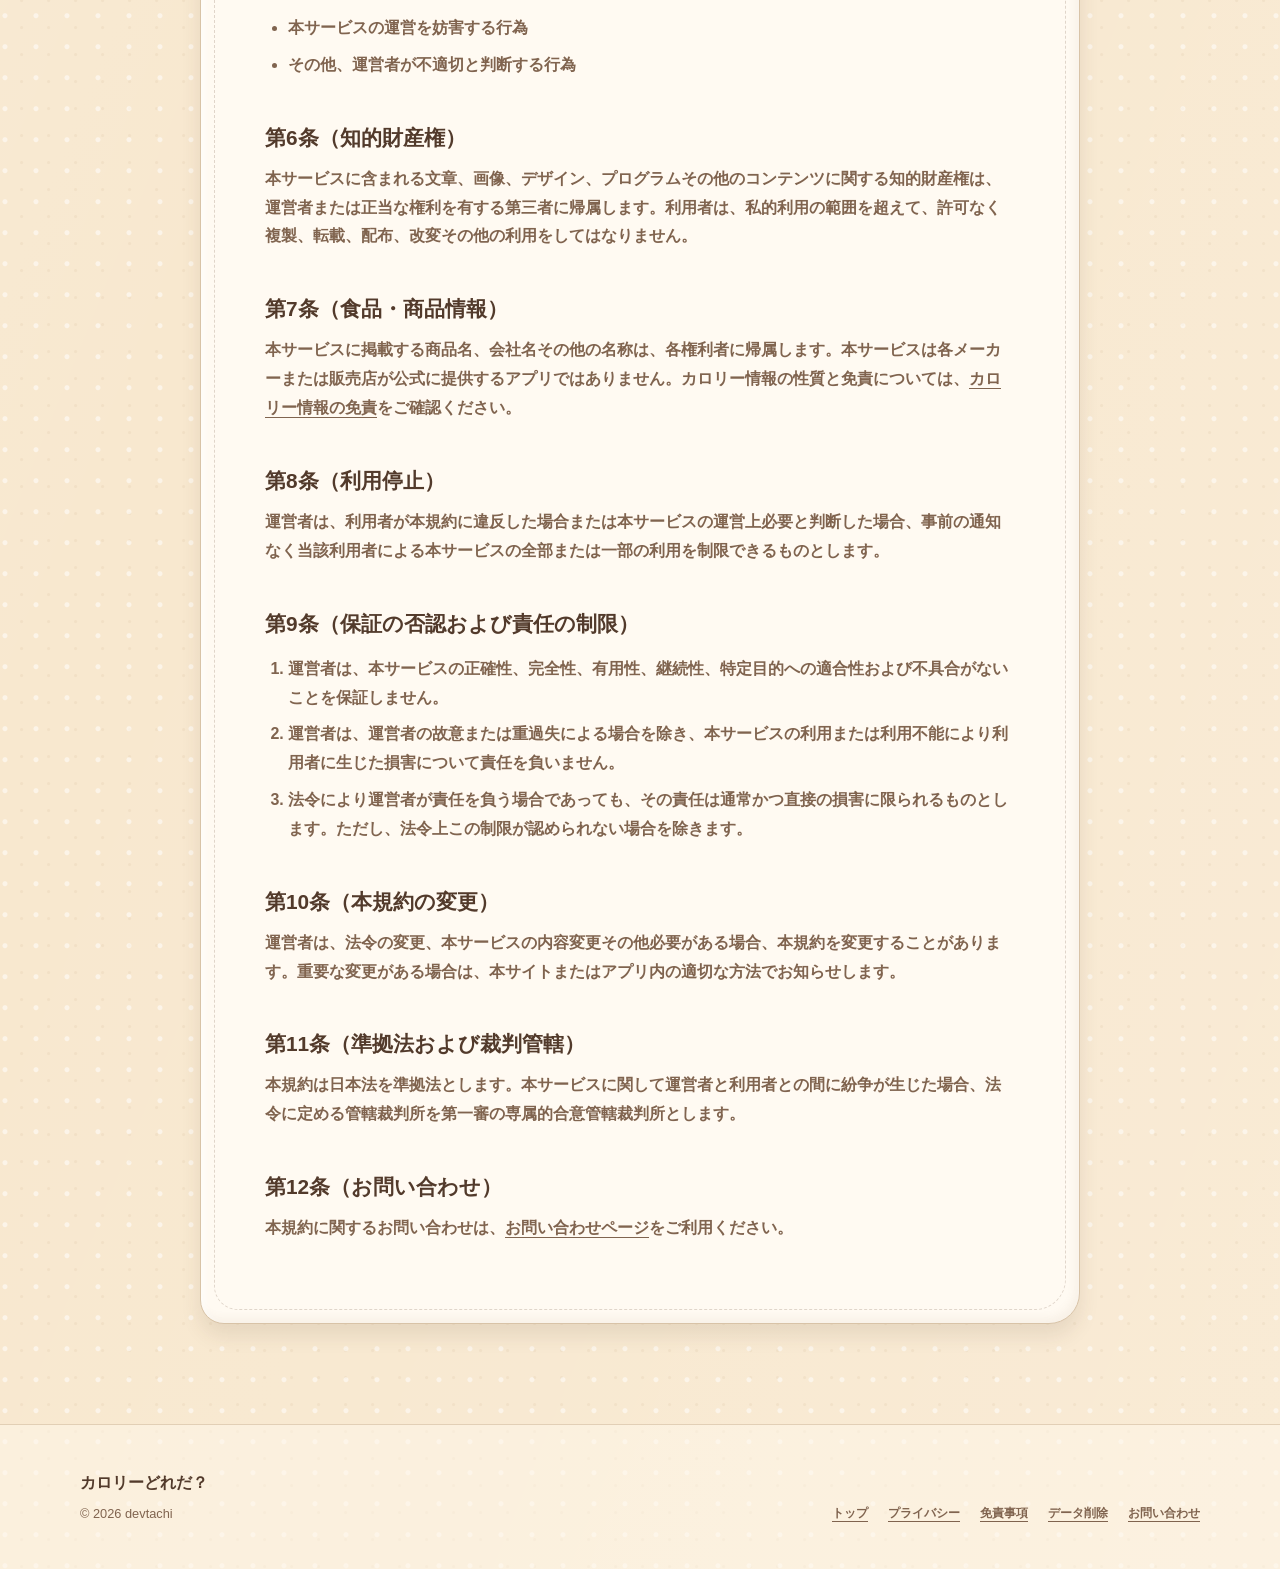
<file: terms.html>
<!doctype html>
<html lang="ja">
<head>
  <meta charset="utf-8"><meta name="viewport" content="width=device-width, initial-scale=1">
  <meta name="description" content="カロリーどれだ？の利用規約です。"><meta name="theme-color" content="#F8E8CF">
  <title>利用規約｜カロリーどれだ？</title><link rel="stylesheet" href="styles.css">
</head>
<body>
  <a class="skip-link" href="#main">本文へ移動</a>
  <header class="site-header"><div class="header-inner"><a class="brand" href="index.html"><span class="brand-mark" aria-hidden="true">?</span><span>カロリーどれだ？</span></a><nav class="site-nav" aria-label="メインナビゲーション"><a href="index.html">トップ</a><a href="terms.html" aria-current="page">利用規約</a><a href="privacy.html">プライバシー</a><a href="support.html">お問い合わせ</a></nav></div></header>
  <main id="main">
    <header class="page-hero section-inner"><p class="eyebrow">Terms of Service</p><h1>利用規約</h1><p>「カロリーどれだ？」をご利用いただく際の条件を定めています。</p></header>
    <div class="document-wrap"><article class="document-card">
      <p class="document-meta">制定日：2026年8月13日<br>運営者：devtachi</p>
      <section><h2>第1条（適用）</h2><p>本利用規約（以下「本規約」といいます）は、devtachi（以下「運営者」といいます）が提供するアプリ「カロリーどれだ？」およびこれに付随するサービス（以下、総称して「本サービス」といいます）の利用条件を定めるものです。利用者は、本規約に同意したうえで本サービスを利用するものとします。</p></section>
      <section><h2>第2条（本サービスの内容）</h2><p>本サービスは、食品のカロリーに関するクイズ、結果の記録、お気に入り、実績、ランキングその他の関連機能を提供します。運営者は、利用者への事前の通知なく、本サービスの内容を追加、変更または終了することがあります。</p></section>
      <section><h2>第3条（利用環境およびゲスト利用）</h2><ol><li>利用者は、本サービスの利用に必要な端末、通信環境その他の設備を自己の責任と費用で用意するものとします。</li><li>本サービスは、端末上で匿名のゲストユーザーIDを発行して利用を開始する場合があります。</li><li>アプリの削除、端末の変更またはデータ削除により、保存されたデータを引き継げない場合があります。</li></ol></section>
      <section><h2>第4条（広告および有料機能）</h2><ol><li>本サービスには、第三者が配信する広告が表示される場合があります。</li><li>運営者は、有料機能または広告を表示しない機能を提供することがあります。その内容、価格および条件は、購入画面またはアプリストア上の表示に従うものとします。</li></ol></section>
      <section><h2>第5条（禁止事項）</h2><p>利用者は、本サービスの利用にあたり、次の行為をしてはなりません。</p><ul><li>法令または公序良俗に違反する行為</li><li>運営者または第三者の権利、利益、信用を侵害する行為</li><li>不正アクセス、リバースエンジニアリングその他本サービスの解析を目的とする行為</li><li>サーバーまたはネットワークに過度の負荷をかける行為</li><li>ランキングその他の結果を不正に操作する行為</li><li>本サービスの運営を妨害する行為</li><li>その他、運営者が不適切と判断する行為</li></ul></section>
      <section><h2>第6条（知的財産権）</h2><p>本サービスに含まれる文章、画像、デザイン、プログラムその他のコンテンツに関する知的財産権は、運営者または正当な権利を有する第三者に帰属します。利用者は、私的利用の範囲を超えて、許可なく複製、転載、配布、改変その他の利用をしてはなりません。</p></section>
      <section><h2>第7条（食品・商品情報）</h2><p>本サービスに掲載する商品名、会社名その他の名称は、各権利者に帰属します。本サービスは各メーカーまたは販売店が公式に提供するアプリではありません。カロリー情報の性質と免責については、<a href="disclaimer.html">カロリー情報の免責</a>をご確認ください。</p></section>
      <section><h2>第8条（利用停止）</h2><p>運営者は、利用者が本規約に違反した場合または本サービスの運営上必要と判断した場合、事前の通知なく当該利用者による本サービスの全部または一部の利用を制限できるものとします。</p></section>
      <section><h2>第9条（保証の否認および責任の制限）</h2><ol><li>運営者は、本サービスの正確性、完全性、有用性、継続性、特定目的への適合性および不具合がないことを保証しません。</li><li>運営者は、運営者の故意または重過失による場合を除き、本サービスの利用または利用不能により利用者に生じた損害について責任を負いません。</li><li>法令により運営者が責任を負う場合であっても、その責任は通常かつ直接の損害に限られるものとします。ただし、法令上この制限が認められない場合を除きます。</li></ol></section>
      <section><h2>第10条（本規約の変更）</h2><p>運営者は、法令の変更、本サービスの内容変更その他必要がある場合、本規約を変更することがあります。重要な変更がある場合は、本サイトまたはアプリ内の適切な方法でお知らせします。</p></section>
      <section><h2>第11条（準拠法および裁判管轄）</h2><p>本規約は日本法を準拠法とします。本サービスに関して運営者と利用者との間に紛争が生じた場合、法令に定める管轄裁判所を第一審の専属的合意管轄裁判所とします。</p></section>
      <section><h2>第12条（お問い合わせ）</h2><p>本規約に関するお問い合わせは、<a href="support.html">お問い合わせページ</a>をご利用ください。</p></section>
    </article></div>
  </main>
  <footer class="site-footer"><div class="footer-inner"><div><p class="footer-name">カロリーどれだ？</p><p class="copyright">© 2026 devtachi</p></div><nav class="footer-nav" aria-label="フッターナビゲーション"><a href="index.html">トップ</a><a href="privacy.html">プライバシー</a><a href="disclaimer.html">免責事項</a><a href="data-deletion.html">データ削除</a><a href="support.html">お問い合わせ</a></nav></div></footer>
</body></html>
</file>
<file: styles.css>
:root {
  --cream: #f8e8cf;
  --cream-light: #fff7ea;
  --surface: #fffaf2;
  --brown: #523a2b;
  --brown-soft: #80644f;
  --brown-muted: #9a8069;
  --border: #d8c3a7;
  --green: #a9b77a;
  --green-dark: #74804e;
  --green-light: #d8e2bc;
  --yellow: #f4c86c;
  --yellow-dark: #c69a41;
  --yellow-light: #fee9ad;
  --coral: #e98973;
  --coral-dark: #b95d4c;
  --coral-light: #ffd3c8;
  --blue: #8fa9c6;
  --blue-light: #dde8f3;
  --shadow: rgba(82, 58, 43, 0.16);
  --max-width: 1120px;
}

*,
*::before,
*::after {
  box-sizing: border-box;
}

html {
  scroll-behavior: smooth;
}

body {
  min-width: 320px;
  margin: 0;
  color: var(--brown);
  background-color: var(--cream);
  background-image:
    radial-gradient(circle at 16% 12%, rgba(255, 255, 255, 0.52) 0 2px, transparent 3px),
    radial-gradient(circle at 80% 28%, rgba(166, 124, 83, 0.08) 0 1px, transparent 2px),
    linear-gradient(112deg, rgba(255, 255, 255, 0.2), transparent 38%, rgba(255, 255, 255, 0.13));
  background-size: 31px 31px, 27px 27px, 100% 100%;
  font-family: "Hiragino Sans", "Yu Gothic UI", "Yu Gothic", Meiryo, sans-serif;
  font-size: 16px;
  line-height: 1.8;
  -webkit-font-smoothing: antialiased;
}

a {
  color: inherit;
  text-decoration-thickness: 1px;
  text-underline-offset: 4px;
}

a:focus-visible,
button:focus-visible {
  outline: 3px solid var(--blue);
  outline-offset: 4px;
}

.skip-link {
  position: fixed;
  z-index: 100;
  top: 12px;
  left: 12px;
  padding: 10px 16px;
  color: var(--brown);
  background: var(--surface);
  border-radius: 999px;
  transform: translateY(-180%);
}

.skip-link:focus {
  transform: translateY(0);
}

.site-header {
  position: sticky;
  z-index: 20;
  top: 0;
  border-bottom: 1px solid rgba(216, 195, 167, 0.72);
  background: rgba(248, 232, 207, 0.9);
  backdrop-filter: blur(14px);
}

.header-inner,
.footer-inner,
.section-inner {
  width: min(calc(100% - 40px), var(--max-width));
  margin-inline: auto;
}

.header-inner {
  min-height: 76px;
  display: flex;
  align-items: center;
  justify-content: space-between;
  gap: 24px;
}

.brand {
  display: inline-flex;
  align-items: center;
  gap: 11px;
  font-size: 1.05rem;
  font-weight: 900;
  text-decoration: none;
  letter-spacing: 0.02em;
}

.brand-mark {
  width: 42px;
  height: 42px;
  display: grid;
  place-items: center;
  color: var(--surface);
  background: var(--coral);
  border: 2px solid rgba(185, 93, 76, 0.42);
  border-radius: 15px 18px 14px 19px;
  box-shadow:
    inset 3px 3px 5px rgba(255, 255, 255, 0.46),
    inset -3px -4px 6px rgba(130, 64, 51, 0.18),
    0 5px 10px rgba(82, 58, 43, 0.14);
  font-size: 1.45rem;
  line-height: 1;
}

.site-nav {
  display: flex;
  align-items: center;
  gap: 22px;
}

.site-nav a {
  color: var(--brown-soft);
  font-size: 0.86rem;
  font-weight: 800;
  text-decoration: none;
}

.site-nav a:hover,
.site-nav a[aria-current="page"] {
  color: var(--coral-dark);
}

.hero {
  padding: 88px 0 96px;
  overflow: hidden;
}

.hero-grid {
  display: grid;
  grid-template-columns: minmax(0, 1fr) minmax(360px, 0.86fr);
  align-items: center;
  gap: clamp(48px, 8vw, 100px);
}

.eyebrow {
  margin: 0 0 14px;
  color: var(--coral-dark);
  font-size: 0.76rem;
  font-weight: 900;
  letter-spacing: 0.16em;
  text-transform: uppercase;
}

h1,
h2,
h3,
p {
  margin-top: 0;
}

.hero h1 {
  max-width: 640px;
  margin-bottom: 24px;
  font-size: clamp(2.65rem, 6vw, 5.5rem);
  line-height: 1.08;
  letter-spacing: -0.045em;
}

.hero-lead {
  max-width: 610px;
  margin-bottom: 32px;
  color: var(--brown-soft);
  font-size: clamp(1rem, 2vw, 1.16rem);
  font-weight: 700;
}

.button-row {
  display: flex;
  flex-wrap: wrap;
  gap: 14px;
}

.button {
  min-height: 54px;
  display: inline-flex;
  align-items: center;
  justify-content: center;
  padding: 12px 24px;
  border: 1px solid var(--green-dark);
  border-radius: 18px 20px 16px 21px;
  box-shadow:
    inset 2px 3px 4px rgba(255, 255, 255, 0.42),
    inset -3px -4px 5px rgba(74, 87, 42, 0.15),
    0 7px 0 rgba(82, 58, 43, 0.12);
  font-weight: 900;
  text-decoration: none;
  transition: transform 160ms ease, box-shadow 160ms ease;
}

.button:hover {
  transform: translateY(-2px);
  box-shadow:
    inset 2px 3px 4px rgba(255, 255, 255, 0.42),
    inset -3px -4px 5px rgba(74, 87, 42, 0.15),
    0 9px 0 rgba(82, 58, 43, 0.12);
}

.button-primary {
  background: var(--green);
}

.button-secondary {
  background: var(--surface);
  border-color: var(--border);
}

.release-note {
  margin-top: 20px;
  color: var(--brown-muted);
  font-size: 0.82rem;
  font-weight: 700;
}

.quiz-preview {
  position: relative;
  max-width: 430px;
  margin-inline: auto;
  padding: 27px;
  background: var(--surface);
  border: 1px solid var(--border);
  border-radius: 36px 33px 39px 31px;
  box-shadow:
    inset 4px 5px 10px rgba(255, 255, 255, 0.75),
    inset -6px -8px 12px rgba(166, 121, 79, 0.08),
    0 24px 38px var(--shadow);
  transform: rotate(1.25deg);
}

.quiz-preview::after,
.clay-card::after,
.document-card::after {
  content: "";
  position: absolute;
  pointer-events: none;
  inset: 9px;
  border: 1px dashed rgba(128, 100, 79, 0.24);
  border-radius: inherit;
}

.quiz-top {
  display: flex;
  align-items: center;
  justify-content: space-between;
  gap: 20px;
}

.quiz-label,
.quiz-count {
  color: var(--brown-soft);
  font-size: 0.7rem;
  font-weight: 900;
  letter-spacing: 0.08em;
}

.quiz-count {
  padding: 7px 12px;
  background: var(--green-light);
  border-radius: 999px;
}

.foods {
  min-height: 176px;
  display: flex;
  align-items: center;
  justify-content: center;
  gap: 3px;
  padding-top: 12px;
}

.food {
  width: 96px;
  height: 96px;
  display: grid;
  place-items: center;
  background: var(--cream-light);
  border-radius: 40% 52% 44% 50%;
  box-shadow:
    inset 6px 6px 10px rgba(255, 255, 255, 0.8),
    inset -6px -7px 10px rgba(130, 97, 66, 0.11),
    0 10px 13px rgba(82, 58, 43, 0.12);
  font-size: 3.4rem;
}

.food:nth-child(1) { transform: translateY(10px) rotate(-8deg); }
.food:nth-child(2) { z-index: 2; transform: translateY(-10px) rotate(3deg); }
.food:nth-child(3) { transform: translateY(13px) rotate(7deg); }

.quiz-question {
  margin: 2px 0 18px;
  font-size: 1.2rem;
  font-weight: 900;
  text-align: center;
}

.choices {
  display: grid;
  grid-template-columns: repeat(3, 1fr);
  gap: 9px;
}

.choice {
  padding: 13px 4px 10px;
  background: var(--yellow-light);
  border: 1px solid var(--yellow-dark);
  border-radius: 20px 18px 22px 17px;
  box-shadow: inset 2px 3px 3px rgba(255, 255, 255, 0.5), 0 5px 8px rgba(82, 58, 43, 0.1);
  font-size: 1.25rem;
  font-weight: 900;
  text-align: center;
}

.choice:nth-child(1) { background: var(--green-light); border-color: var(--green-dark); }
.choice:nth-child(3) { background: var(--coral-light); border-color: var(--coral); }

.choice small {
  display: block;
  margin-top: -5px;
  font-size: 0.64rem;
}

.section {
  padding: 88px 0;
}

.section-tint {
  background: rgba(255, 247, 234, 0.62);
  border-block: 1px solid rgba(216, 195, 167, 0.6);
}

.section-heading {
  max-width: 720px;
  margin: 0 auto 44px;
  text-align: center;
}

.section-heading h2 {
  margin-bottom: 12px;
  font-size: clamp(2rem, 4vw, 3rem);
  line-height: 1.25;
  letter-spacing: -0.035em;
}

.section-heading p {
  color: var(--brown-soft);
  font-weight: 700;
}

.card-grid {
  display: grid;
  grid-template-columns: repeat(3, 1fr);
  gap: 24px;
}

.clay-card,
.info-link,
.document-card {
  position: relative;
  background: var(--surface);
  border: 1px solid var(--border);
  border-radius: 28px 25px 31px 24px;
  box-shadow:
    inset 3px 4px 7px rgba(255, 255, 255, 0.68),
    inset -4px -5px 8px rgba(130, 97, 66, 0.06),
    0 12px 20px rgba(82, 58, 43, 0.1);
}

.clay-card {
  min-height: 260px;
  padding: 38px 32px 32px;
}

.card-number {
  width: 54px;
  height: 54px;
  display: grid;
  place-items: center;
  margin-bottom: 25px;
  background: var(--yellow);
  border-radius: 19px 22px 17px 21px;
  box-shadow: inset 3px 3px 5px rgba(255, 255, 255, 0.5), 0 6px 10px rgba(82, 58, 43, 0.12);
  font-size: 1.1rem;
  font-weight: 900;
}

.clay-card:nth-child(2) .card-number { background: var(--green); }
.clay-card:nth-child(3) .card-number { background: var(--coral); }

.clay-card h3 {
  margin-bottom: 10px;
  font-size: 1.24rem;
}

.clay-card p {
  margin-bottom: 0;
  color: var(--brown-soft);
  font-size: 0.93rem;
  font-weight: 700;
}

.info-grid {
  display: grid;
  grid-template-columns: repeat(2, 1fr);
  gap: 18px;
}

.info-link {
  min-height: 126px;
  display: flex;
  align-items: center;
  justify-content: space-between;
  gap: 24px;
  padding: 27px 30px;
  text-decoration: none;
  transition: transform 160ms ease;
}

.info-link:hover {
  transform: translateY(-3px);
}

.info-link strong {
  display: block;
  margin-bottom: 2px;
  font-size: 1.08rem;
}

.info-link span {
  color: var(--brown-muted);
  font-size: 0.82rem;
  font-weight: 700;
}

.info-arrow {
  color: var(--coral-dark) !important;
  font-size: 1.7rem !important;
}

.page-hero {
  padding: 72px 0 42px;
  text-align: center;
}

.page-hero h1 {
  margin-bottom: 14px;
  font-size: clamp(2.3rem, 6vw, 4.2rem);
  line-height: 1.18;
  letter-spacing: -0.04em;
}

.page-hero p:last-child {
  max-width: 700px;
  margin-inline: auto;
  color: var(--brown-soft);
  font-weight: 700;
}

.document-wrap {
  width: min(calc(100% - 40px), 880px);
  margin: 0 auto;
  padding-bottom: 100px;
}

.document-card {
  padding: clamp(30px, 6vw, 64px);
}

.document-card::after {
  inset: 13px;
}

.document-card > * {
  position: relative;
  z-index: 1;
}

.document-meta {
  margin-bottom: 36px;
  padding-bottom: 22px;
  color: var(--brown-muted);
  border-bottom: 1px solid var(--border);
  font-size: 0.84rem;
  font-weight: 700;
}

.document-card section + section {
  margin-top: 42px;
}

.document-card h2 {
  margin-bottom: 12px;
  font-size: 1.3rem;
  line-height: 1.5;
}

.document-card h3 {
  margin: 26px 0 8px;
  font-size: 1.02rem;
}

.document-card p,
.document-card li {
  color: var(--brown-soft);
  font-weight: 600;
}

.document-card ul,
.document-card ol {
  padding-left: 1.45em;
}

.document-card li + li {
  margin-top: 8px;
}

.notice {
  margin: 28px 0;
  padding: 20px 22px;
  background: var(--yellow-light);
  border: 1px solid var(--yellow);
  border-radius: 18px;
}

.notice.coral {
  background: var(--coral-light);
  border-color: var(--coral);
}

.notice p:last-child {
  margin-bottom: 0;
}

.contact-button {
  margin: 14px 0 18px;
}

.site-footer {
  padding: 44px 0;
  color: var(--brown-soft);
  border-top: 1px solid rgba(216, 195, 167, 0.72);
  background: rgba(255, 247, 234, 0.52);
}

.footer-inner {
  display: flex;
  align-items: flex-end;
  justify-content: space-between;
  gap: 30px;
}

.footer-name {
  margin-bottom: 4px;
  color: var(--brown);
  font-weight: 900;
}

.copyright {
  margin-bottom: 0;
  font-size: 0.8rem;
}

.footer-nav {
  display: flex;
  flex-wrap: wrap;
  justify-content: flex-end;
  gap: 10px 20px;
}

.footer-nav a {
  font-size: 0.78rem;
  font-weight: 800;
}

@media (max-width: 820px) {
  .site-nav {
    display: none;
  }

  .hero {
    padding-top: 58px;
  }

  .hero-grid {
    grid-template-columns: 1fr;
  }

  .hero-copy {
    text-align: center;
  }

  .hero-lead {
    margin-inline: auto;
  }

  .button-row {
    justify-content: center;
  }

  .card-grid {
    grid-template-columns: 1fr;
  }

  .clay-card {
    min-height: 0;
  }
}

@media (max-width: 620px) {
  body {
    font-size: 15px;
  }

  .header-inner,
  .footer-inner,
  .section-inner {
    width: min(calc(100% - 28px), var(--max-width));
  }

  .header-inner {
    min-height: 66px;
  }

  .brand-mark {
    width: 38px;
    height: 38px;
  }

  .hero {
    padding: 48px 0 68px;
  }

  .hero h1 {
    font-size: clamp(2.5rem, 15vw, 4rem);
  }

  .quiz-preview {
    padding: 22px 18px;
    border-radius: 28px;
  }

  .foods {
    min-height: 150px;
  }

  .food {
    width: 78px;
    height: 78px;
    font-size: 2.8rem;
  }

  .choice {
    font-size: 1.06rem;
  }

  .section {
    padding: 66px 0;
  }

  .info-grid {
    grid-template-columns: 1fr;
  }

  .info-link {
    min-height: 108px;
    padding: 24px;
  }

  .page-hero {
    padding: 52px 0 28px;
  }

  .document-wrap {
    width: min(calc(100% - 24px), 880px);
  }

  .document-card {
    padding: 34px 25px;
    border-radius: 24px;
  }

  .footer-inner {
    align-items: flex-start;
    flex-direction: column;
  }

  .footer-nav {
    justify-content: flex-start;
  }
}

@media (prefers-reduced-motion: reduce) {
  html { scroll-behavior: auto; }
  *, *::before, *::after { transition: none !important; }
}
</file>
